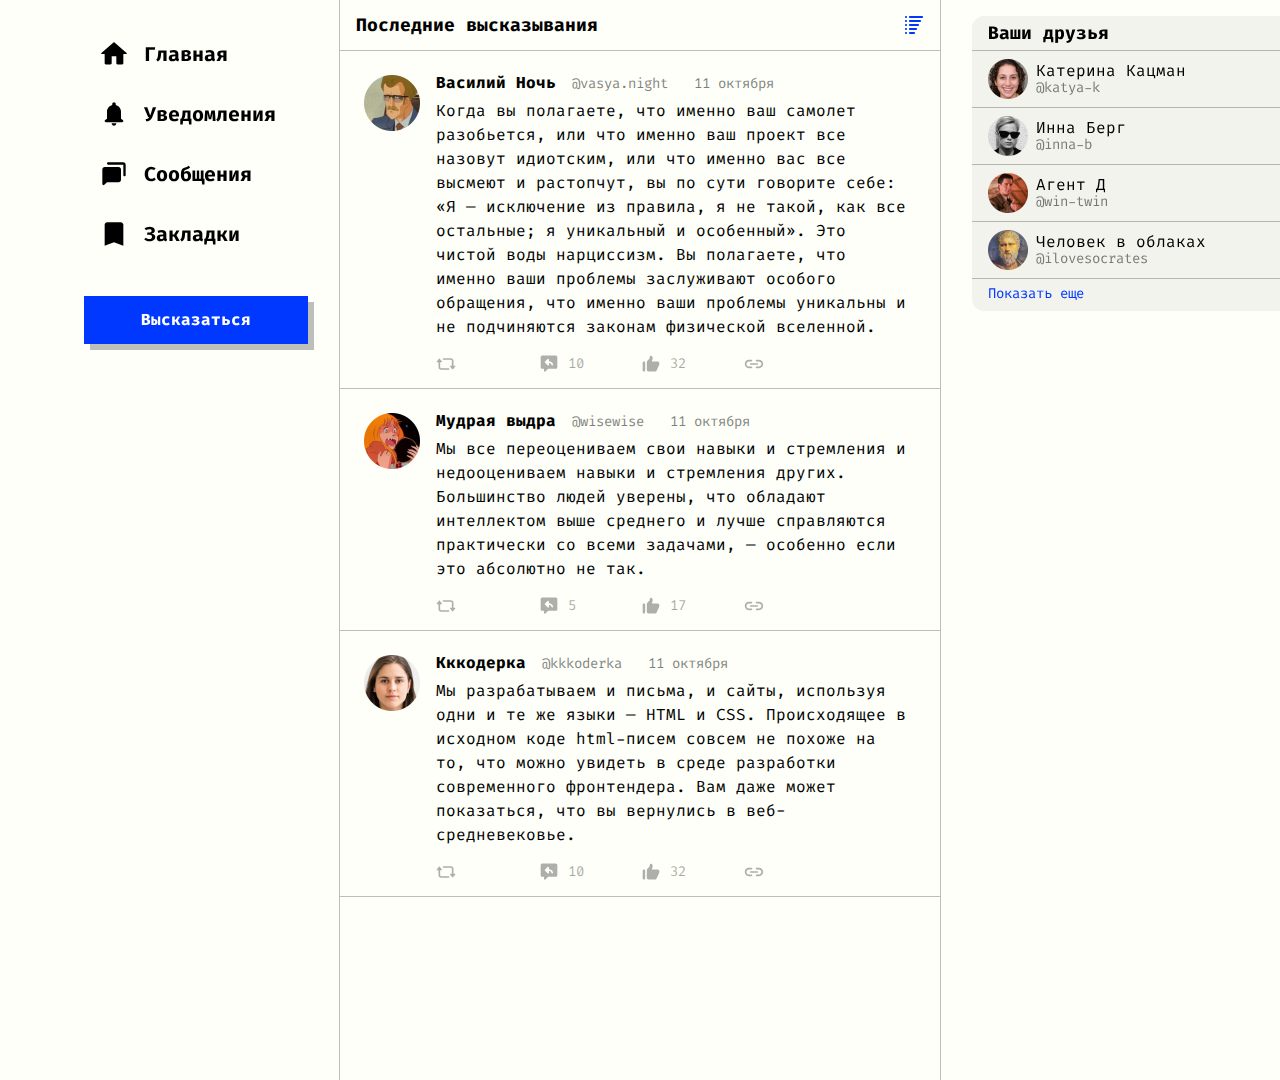
<file: index.html>
<!DOCTYPE html>
<html lang="ru" dir="ltr">
<head>
  <meta charset="utf-8">
  <title>Высказатор 9000</title>
  <link rel="stylesheet" href="styles/stylesheets.css">
  <meta name="viewport" content="width=device-width, initial-scale=1"></head>
<body>
  <nav>
    <h2>Главная</h2>
    <ul class="nav__menu">
      <li>
        <a href="#">
          <div class="nav__menu__icon nav__menu__icon--home"></div>
          <span>Главная</span>
        </a>
      </li>
      <li>
        <a href="#">
          <div class="nav__menu__icon nav__menu__icon--bell"></div>
          <span>Уведомления</span>
        </a>
      </li>
      <li>
        <a href="messages.html">
          <div class="nav__menu__icon nav__menu__icon--chat"></div>
          <span>Сообщения</span>
        </a>
      </li>
      <li>
        <a href="#">
          <div class="nav__menu__icon nav__menu__icon--bookmark"></div>
          <span>Закладки</span>
        </a>
      </li>
    </ul>
    <a href="#" class="nav__btn">
      <span>Высказаться</span>
      <div class="nav__btn__icn"></div>
    </a>
  </nav>
  <div class="wrapper">

    <main>
      <header class="main__header">
        <h2>Последние высказывания</h2>
        <img src="img/sort-icn.svg" alt="Иконка сротировки">
      </header>

      <article class="tweet">
        <img class="tweet__ava" src="img/ava-vasya.png" alt="Аватарка пользователя">
        <div class="tweet__body">
          <header class="tweet__body__header">
            <h3>Василий Ночь</h3>
            <div>
              <a href="#">@vasya.night</a>
              <a href="#">11 октября</a>
            </div>
          </header>
          <p>
            Когда вы полагаете, что именно ваш самолет разобьется, или что именно ваш проект все назовут идиотским, или что именно вас все высмеют и растопчут, вы по сути говорите себе: «Я — исключение из правила, я не такой, как все остальные; я уникальный и особенный». Это чистой воды нарциссизм. Вы полагаете, что именно ваши проблемы заслуживают особого обращения, что именно ваши проблемы уникальны и не подчиняются законам физической вселенной.
          </p>
          <ul class="tweet__body__actions">
            <li>
              <img src="img/reply-icn.svg" alt="">
            </li>
            <li>
              <img src="img/retweet-icn.svg" alt="">
              <span>10</span>
            </li>
            <li>
              <img src="img/like-icn.svg" alt="">
              <span>32</span>
            </li>
            <li>
              <img src="img/link-icn.svg" alt="">
            </li>
          </ul>
        </div>
      </article>
      <article class="tweet">
        <img class="tweet__ava" src="img/ava-wise.png" alt="Аватарка пользователя">
        <div class="tweet__body">
          <header class="tweet__body__header">
            <h3>Мудрая выдра</h3>
            <div>
              <a href="#">@wisewise</a>
              <a href="#">11 октября</a>
            </div>
          </header>
          <p>Мы все переоцениваем свои навыки и стремления и недооцениваем навыки и стремления других. Большинство людей уверены, что обладают интеллектом выше среднего и лучше справляются практически со всеми задачами, — особенно если это абсолютно не так.</p>
          <ul class="tweet__body__actions">
            <li>
              <img src="img/reply-icn.svg" alt="">
            </li>
            <li>
              <img src="img/retweet-icn.svg" alt="">
              <span>5</span>
            </li>
            <li>
              <img src="img/like-icn.svg" alt="">
              <span>17</span>
            </li>
            <li>
              <img src="img/link-icn.svg" alt="">
            </li>
          </ul>
        </div>
      </article>
      <article class="tweet">
        <img class="tweet__ava" src="img/ava-kkoderka.png" alt="Аватарка пользователя">
        <div class="tweet__body">
          <header class="tweet__body__header">
            <h3>Кккодерка</h3>
            <div>
              <a href="#">@kkkoderka</a>
              <a href="#">11 октября</a>
            </div>
          </header>
          <p>
            Мы разрабатываем и письма, и сайты, используя одни и те же языки — HTML и CSS. Происходящее в исходном коде html-писем совсем не похоже на то, что можно увидеть в среде разработки современного фронтендера. Вам даже может показаться, что вы вернулись в веб-средневековье.
          </p>
          <ul class="tweet__body__actions">
            <li>
              <img src="img/reply-icn.svg" alt="">
            </li>
            <li>
              <img src="img/retweet-icn.svg" alt="">
              <span>10</span>
            </li>
            <li>
              <img src="img/like-icn.svg" alt="">
              <span>32</span>
            </li>
            <li>
              <img src="img/link-icn.svg" alt="">
            </li>
          </ul>
        </div>
      </article>
    </main>

    <aside>
      <ul>
        <li>Ваши друзья</li>
        <li class="user">
          <img src="img/ava-katya.png" alt="Картинка пользователя">
          <div class="user__info">
            <div class="user__info__name">
              Катерина Кацман
            </div>
            <a class="user__info__nick" href="#">
              @katya-k
            </a>
          </div>
        </li>
        <li class="user">
          <img src="img/ava-inna.png" alt="Картинка пользователя">
          <div class="user__info">
            <div class="user__info__name">
              Инна Берг
            </div>
            <a class="user__info__nick" href="#">
              @inna-b
            </a>
          </div>
        </li>
        <li class="user">
          <img src="img/ava-dale.png" alt="Картинка пользователя">
          <div class="user__info">
            <div class="user__info__name">
              Агент Д
            </div>
            <a class="user__info__nick" href="#">
              @win-twin
            </a>
          </div>
        </li>
        <li class="user">
          <img src="img/ava-platon.png" alt="Картинка пользователя">
          <div class="user__info">
            <div class="user__info__name">
              Человек в облаках
            </div>
            <a class="user__info__nick" href="#">
              @ilovesocrates
            </a>
          </div>
        </li>
        <li>Показать еще</li>
      </ul>
    </aside>
  </div>
</body>
</html>
</file>
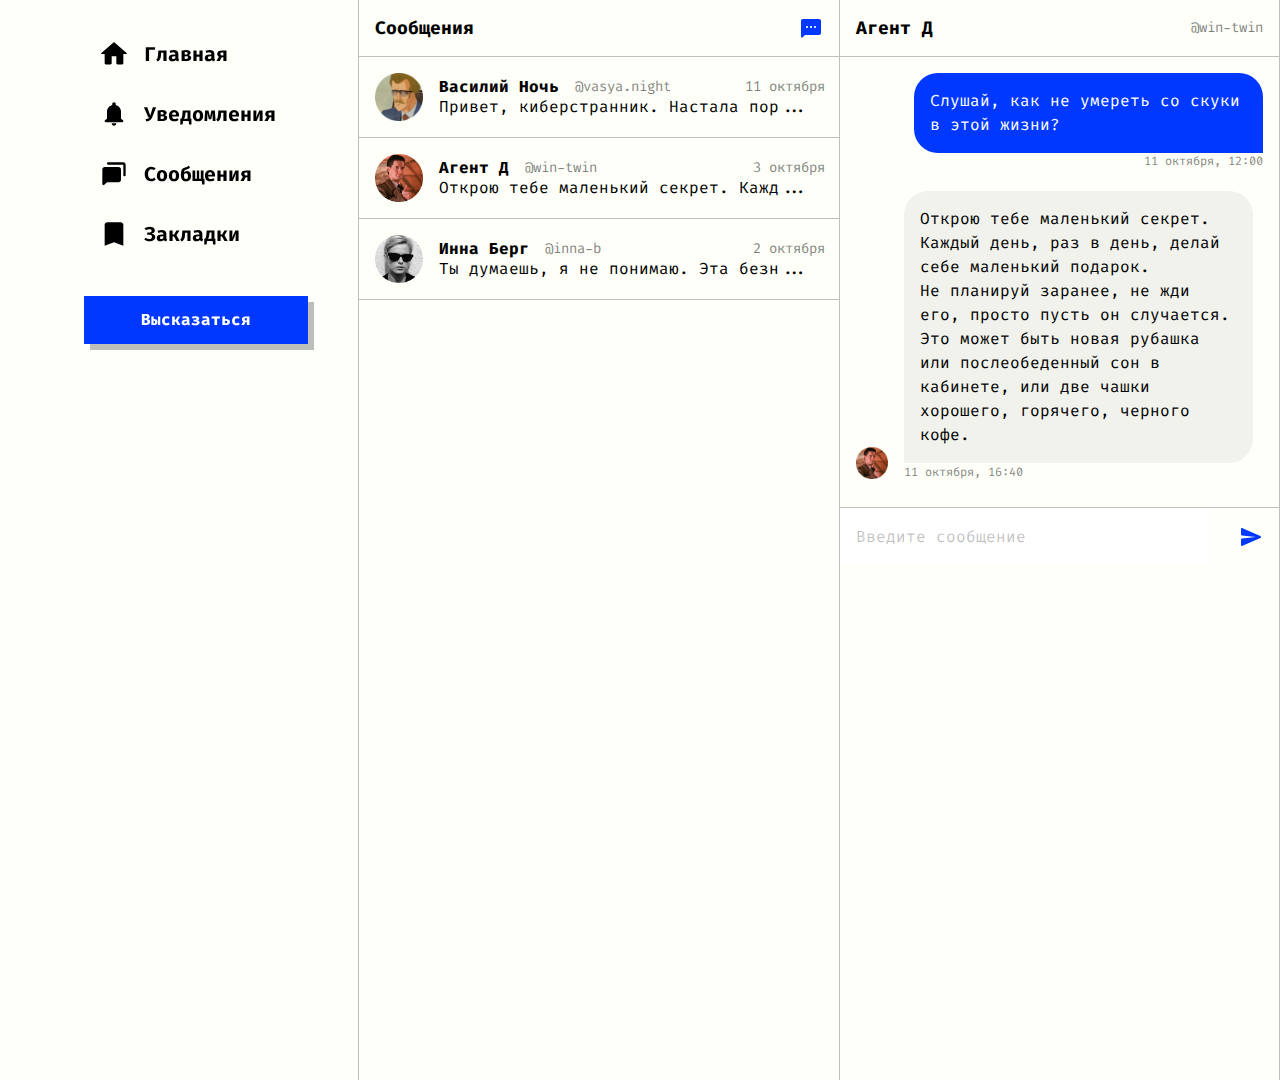
<file: messages.html>
<!DOCTYPE html>
<html lang="ru" dir="ltr">
<head>
  <meta charset="utf-8">
  <title>Высказатор 9000</title>
  <link rel="stylesheet" href="styles/stylesheets.css">
  <link rel="stylesheet" href="styles/messages.css">
</head>
<body>
  <nav>
    <ul class="nav__menu">
      <li>
        <a href="index.html">
          <div class="nav__menu__icon nav__menu__icon--home"></div>
          Главная
        </a>
      </li>
      <li>
        <a href="#">
          <div class="nav__menu__icon nav__menu__icon--bell"></div>
          Уведомления
        </a>
      </li>
      <li>
        <a href="#">
          <div class="nav__menu__icon nav__menu__icon--chat"></div>
          Сообщения
        </a>
      </li>
      <li>
        <a href="#">
          <div class="nav__menu__icon nav__menu__icon--bookmark"></div>
          Закладки
        </a>
      </li>
    </ul>
    <a href="#" class="nav__btn">Высказаться</a>
  </nav>
  <div class="wrapper">
    <div class="messages">
      <header class="msg__header">
        <h2>Сообщения</h2>
        <img src="img/new-msg-icn.svg" alt="Иконка сообщения">
      </header>
      <div class="msg">
        <img class="msg__ava" src="img/ava-vasya.png" alt="Аватарка пользователя">
        <div class="msg__body">
          <header class="msg__body__header">
            <h3>Василий Ночь</h3>
            <a href="#">@vasya.night</a>
            <a href="#">11 октября</a>
          </header>
          <p>Привет, киберстранник. Настала пор...</p>
        </div>
      </div>
      <div class="msg">
        <img class="msg__ava" src="img/ava-dale.png" alt="Аватарка пользователя">
        <div class="msg__body">
          <header class="msg__body__header">
            <h3>Агент Д</h3>
            <a href="#">@win-twin</a>
            <a href="#">3 октября</a>
          </header>
          <p>Открою тебе маленький секрет. Кажд...</p>
        </div>
      </div>
      <div class="msg">
        <img class="msg__ava" src="img/ava-inna.png" alt="Аватарка пользователя">
        <div class="msg__body">
          <header class="msg__body__header">
            <h3>Инна Берг</h3>
            <a href="#">@inna-b</a>
            <a href="#">2 октября</a>
          </header>
          <p>Ты думаешь, я не понимаю. Эта безн...</p>
        </div>
      </div>
    </div>
    <div class="chat">
      <header class="chat__header">
        <h2>Агент Д</h2>
        <a href="#">@win-twin</a>
      </header>
      <ul class="chat__messages">
        <li class="chat__msg chat__msg__sent">
          <p>
          Слушай, как не умереть со скуки в этой жизни?
          </p>
          <span class="chat__msg__date">11 октября, 12:00</span>
        </li>
        <li class="chat__msg chat__msg__received">
          <img src="img/ava-dale.png" alt="">
          <div>
            <p>
            Открою тебе маленький секрет. Каждый день, раз в день, делай себе маленький подарок. Не планируй заранее, не жди его, просто пусть он случается. Это может быть новая рубашка или послеобеденный сон в кабинете, или две чашки хорошего, горячего, черного кофе.
            </p>
            <span class="chat__msg__date">11 октября, 16:40</span>
          </div>
        </li>
      </ul>
      <footer class="chat__footer">
        <input type="text" name="" value="" placeholder="Введите сообщение">
        <img src="img/send-icn.svg" alt="" class="chat__footer__send-btn">
      </footer>
    </div>
  </div>
</body>
</file>
<file: styles/messages.css>
.wrapper {
  display: flex;
  margin-left: 28%;
}
.messages {
  width: 480px;
  min-height: 100vh;
  border-left: 1px solid var(--light-gray);
  border-right: 1px solid var(--light-gray);
  padding-bottom: 20vh;
}

.chat {
  width: 480px;
  border-right: 1px solid var(--light-gray);
}

.msg__header,
.chat__header {
  display: flex;
  height: 56px;
  padding: 0 16px;
  align-items: center;
  justify-content: space-between;
  border-bottom: 1px solid var(--light-gray);
}

.msg {
  display: flex;
  align-items: center;
  padding: 16px;
  border-bottom: 1px solid var(--light-gray);
}

.msg__ava {
  width: 48px;
  margin-right: 16px;
}

.msg__body__header {
  display: flex;
  align-items: center;
  width: 386px;
}

.msg__body__header h3 {
  padding-right: 16px;
}

.msg__body__header a:last-child {
  margin-left: auto;
}

.msg p {
  padding-top: 4px;
}

.chat__msg {
  padding: 16px 16px 8px;
  display: flex;
  flex-direction: column;
}

.chat__msg img {
  padding-right: 16px;
  width: 32px;
  height: 32px;
  align-self: flex-end;
}

.chat__msg__date {
  padding-top: 2px;
  font-size: 12px;
  color: var(--dark-gray);
}

.chat__msg__received p,
.chat__msg__sent p {
  width: 317px;
  padding: 16px;
  line-height: 1.5em;
}

.chat__msg__sent {
  align-items: flex-end;
}

.chat__msg__sent p {
  background: var(--accent-color);
  border-radius: 24px 24px 0px 24px;
  color: #fff;
}

.chat__msg__received {
  display: flex;
  flex-direction: row;
}

.chat__msg__received p {
  background: rgba(0, 0, 0, 0.05);
  border-radius: 24px 24px 24px 0px;
}

input::placeholder {
  color: rgba(0, 0, 0, 0.25);
  font-family: 'Fira Code', monospace;
  font-size: 16px;
}

input::-webkit-input-placeholder {
  color: rgba(0, 0, 0, 0.25);
  font-family: 'Fira Code', monospace;
  font-size: 16px;
}

input::-moz-placeholder {
  color: rgba(0, 0, 0, 0.25);
  font-family: 'Fira Code', monospace;
  font-size: 16px;
}

input:-ms-input-placeholder {
  color: rgba(0, 0, 0, 0.25);
  font-family: 'Fira Code', monospace;
  font-size: 16px;
}

input::-ms-input-placeholder {
  color: rgba(0, 0, 0, 0.25);
  font-family: 'Fira Code', monospace;
  font-size: 16px;
}

.chat__footer {
  border-top: 1px solid var(--light-gray);
  display: flex;
  align-items: center;
  margin-top: 20px;
  display: flex;
  justify-content: space-between;
}

input {
  border: none;
  height: 56px;
  width: 80%;
  padding-left: 16px;
  outline: none;
}

.chat__footer img {
  padding-right: 16px;
}
</file>
<file: styles/stylesheets.css>
@import "reset.css";
@import "main.css";
</file>
